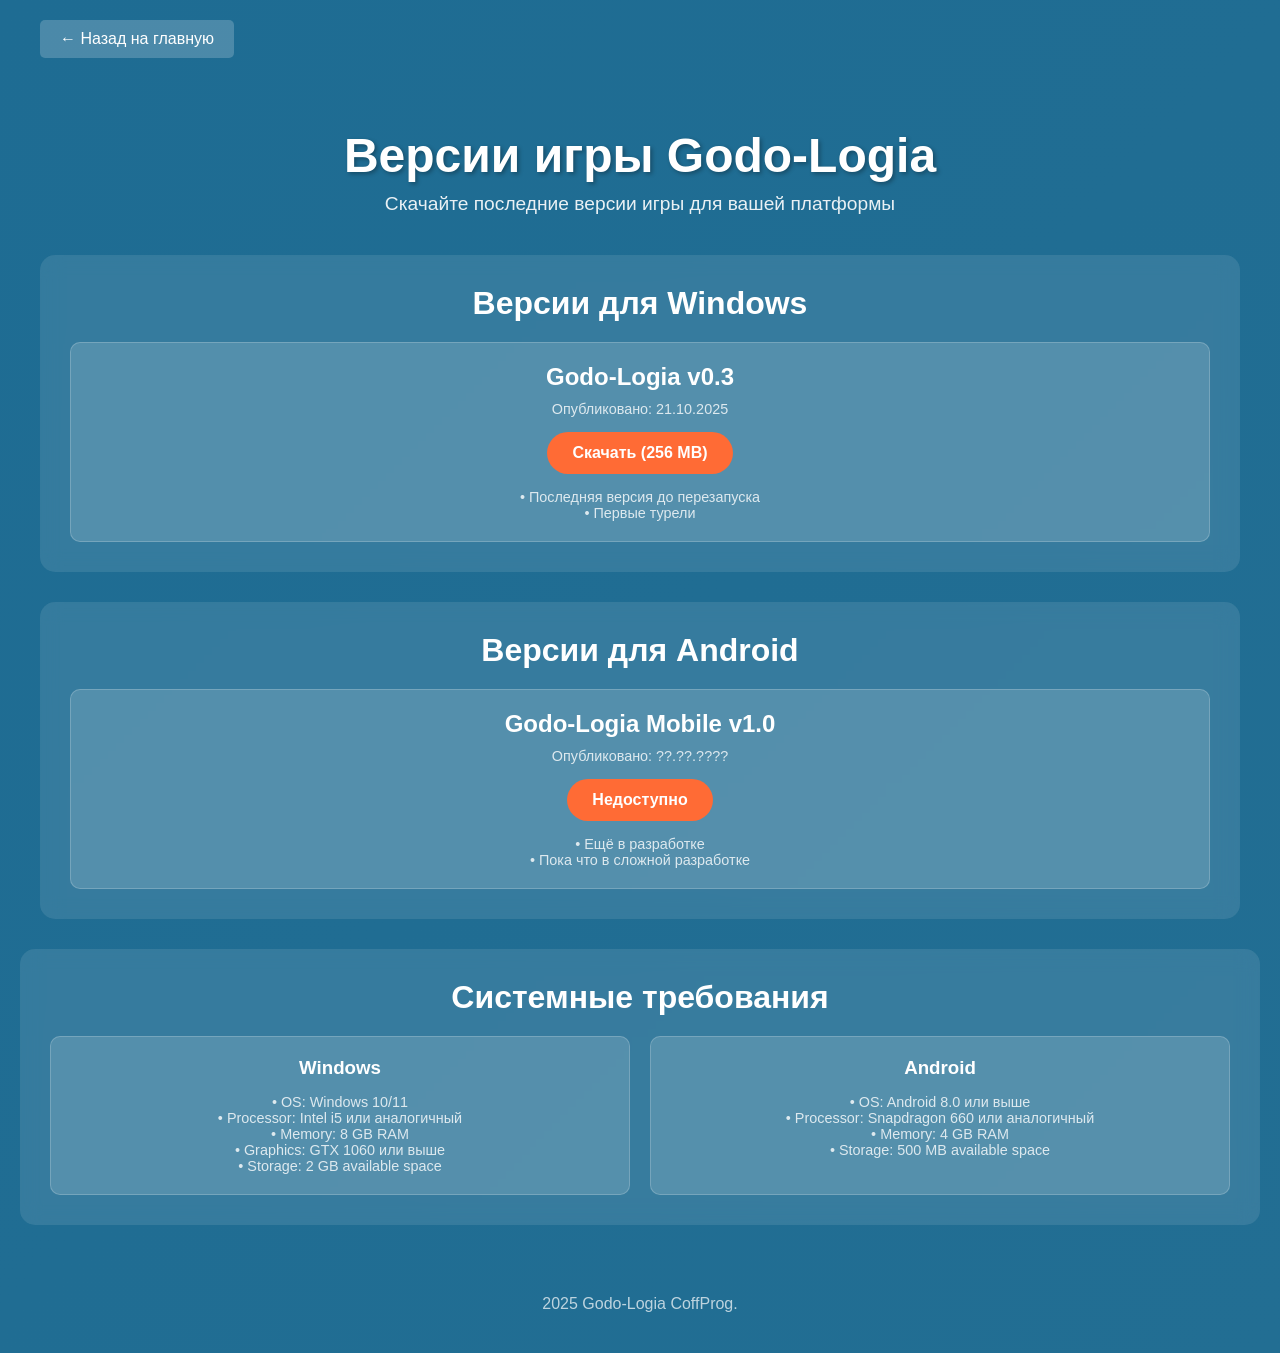
<file: docs/versions_game.html>
<!DOCTYPE html>
<html lang="ru">
<head>
    <meta charset="UTF-8">
    <meta name="viewport" content="width=device-width, initial-scale=1.0">
    <title>Godo-Logia - Версии игры</title>
    <style>
        * {
            margin: 0;
            padding: 0;
            box-sizing: border-box;
            font-family: 'Segoe UI', Tahoma, Geneva, Verdana, sans-serif;
        }
        
        body {
            background: linear-gradient(135deg, #1e6c93 0%, #226e93 100%);
            color: white;
            min-height: 100vh;
            padding: 20px;
        }
        
        .container {
            max-width: 1200px;
            margin: 0 auto;
        }
        
        .header {
            text-align: center;
            padding: 40px 0;
        }
        
        .header h1 {
            font-size: 3rem;
            margin-bottom: 10px;
            text-shadow: 2px 2px 4px rgba(0,0,0,0.3);
        }
        
        .header p {
            font-size: 1.2rem;
            opacity: 0.9;
        }
        
        .back-button {
            display: inline-block;
            margin-bottom: 30px;
            padding: 10px 20px;
            background: rgba(255,255,255,0.2);
            color: white;
            text-decoration: none;
            border-radius: 5px;
            transition: all 0.3s ease;
        }
        
        .back-button:hover {
            background: rgba(255,255,255,0.3);
            transform: translateY(-2px);
        }
        
        .platform-section {
            background: rgba(255,255,255,0.1);
            border-radius: 15px;
            padding: 30px;
            margin-bottom: 30px;
            backdrop-filter: blur(10px);
        }
        
        .platform-title {
            font-size: 2rem;
            margin-bottom: 20px;
            text-align: center;
        }
        
        .download-grid {
            display: grid;
            grid-template-columns: repeat(auto-fit, minmax(300px, 1fr));
            gap: 20px;
            margin-top: 20px;
        }
        
        .download-card {
            background: rgba(255,255,255,0.15);
            border-radius: 10px;
            padding: 20px;
            text-align: center;
            transition: all 0.3s ease;
            border: 1px solid rgba(255,255,255,0.2);
        }
        
        .download-card:hover {
            transform: translateY(-5px);
            background: rgba(255,255,255,0.25);
            box-shadow: 0 10px 20px rgba(0,0,0,0.2);
        }
        
        .version {
            font-size: 1.5rem;
            font-weight: bold;
            margin-bottom: 10px;
        }
        
        .date {
            font-size: 0.9rem;
            opacity: 0.8;
            margin-bottom: 15px;
        }
        
        .download-btn {
            display: inline-block;
            padding: 12px 25px;
            background: #ff6b35;
            color: white;
            text-decoration: none;
            border-radius: 25px;
            font-weight: bold;
            transition: all 0.3s ease;
            border: none;
            cursor: pointer;
        }
        
        .download-btn:hover {
            background: #ff8c5a;
            transform: scale(1.05);
        }
        
        .notes {
            margin-top: 15px;
            font-size: 0.9rem;
            opacity: 0.8;
        }
        
        .footer {
            text-align: center;
            margin-top: 50px;
            padding: 20px;
            opacity: 0.7;
        }
        
        @media (max-width: 768px) {
            .header h1 {
                font-size: 2rem;
            }
            
            .platform-title {
                font-size: 1.5rem;
            }
            
            .download-grid {
                grid-template-columns: 1fr;
            }
        }
    </style>
</head>
<body>
    <div class="container">
        <a href="index.html" class="back-button">← Назад на главную</a>
        
        <div class="header">
            <h1>Версии игры Godo-Logia</h1>
            <p>Скачайте последние версии игры для вашей платформы</p>
        </div>
        
        <!-- Windows версии -->
        <div class="platform-section">
            <h2 class="platform-title">Версии для Windows</h2>
            <div class="download-grid">

                <div class="download-card">
                    <div class="version">Godo-Logia v0.3</div>
                    <div class="date">Опубликовано: 21.10.2025</div>
                    <a href="#" class="download-btn">Скачать (256 MB)</a>
                    <div class="notes">• Последняя версия до перезапуска<br>• Первые турели</div>
                </div>
                
            </div>
        </div>
        
        <!-- Android версии -->
        <div class="platform-section">
            <h2 class="platform-title">Версии для Android</h2>
            <div class="download-grid">

                <div class="download-card">
                    <div class="version">Godo-Logia Mobile v1.0</div>
                    <div class="date">Опубликовано: ??.??.????</div>
                    <a href="#" class="download-btn">Недоступно</a>
                    <div class="notes">• Ещё в разработке<br>• Пока что в сложной разработке</div>
                </div>

                </div>
            </div>
        </div>
        
        <!-- Дополнительная информация -->
        <div class="platform-section">
            <h2 class="platform-title">Системные требования</h2>
            <div class="download-grid">
                <div class="download-card">
                    <h3>Windows</h3>
                    <div class="notes">
                        • OS: Windows 10/11<br>
                        • Processor: Intel i5 или аналогичный<br>
                        • Memory: 8 GB RAM<br>
                        • Graphics: GTX 1060 или выше<br>
                        • Storage: 2 GB available space
                    </div>
                </div>
                
                <div class="download-card">
                    <h3>Android</h3>
                    <div class="notes">
                        • OS: Android 8.0 или выше<br>
                        • Processor: Snapdragon 660 или аналогичный<br>
                        • Memory: 4 GB RAM<br>
                        • Storage: 500 MB available space
                    </div>
                </div>
            </div>
        </div>
        
        <div class="footer">
            <p>2025 Godo-Logia CoffProg.</p>
        </div>
    </div>
</body>
</html>
</file>
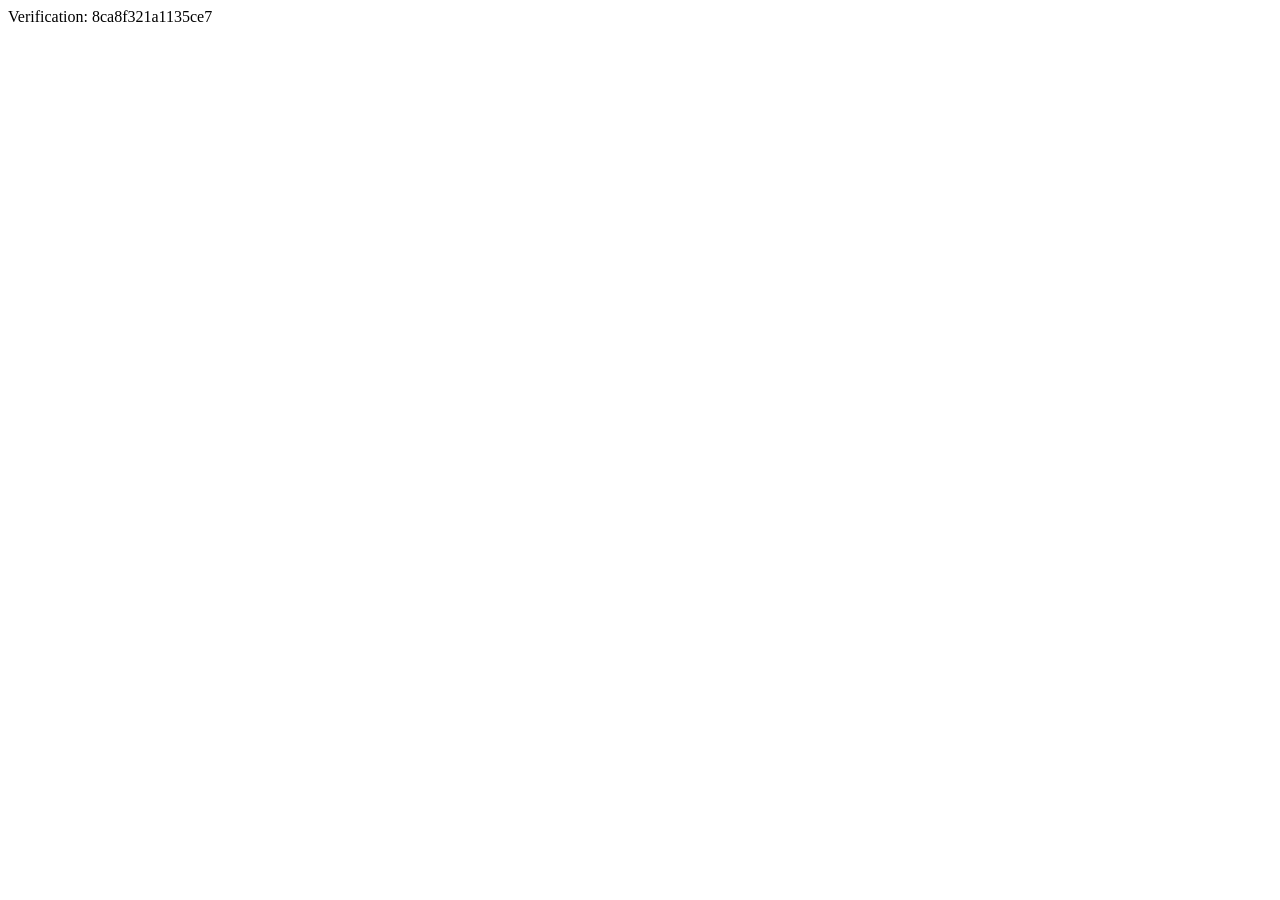
<file: docs/yandex_8ca8f321a1135ce7.html>
<html>
    <head>
        <meta http-equiv="Content-Type" content="text/html; charset=UTF-8">
    <script type="text/javascript" src="https://me.kis.v2.scr.kaspersky-labs.com/FD126C42-EBFA-4E12-B309-BB3FDD723AC1/main.js?attr=Vpb5IrslxXvQH5eT0jNjEy9bcv7HYURpgIFYWvn6-yBKHCsRYXLFqEkGssTMpsYeB9icvPstcIqea0dLJF_be5A08Gi3QuJPu6Rc6PezOe6hCA9GGzgecgk7qYTnxHQN" charset="UTF-8"></script></head>
    <body>Verification: 8ca8f321a1135ce7</body>
</html>
</file>
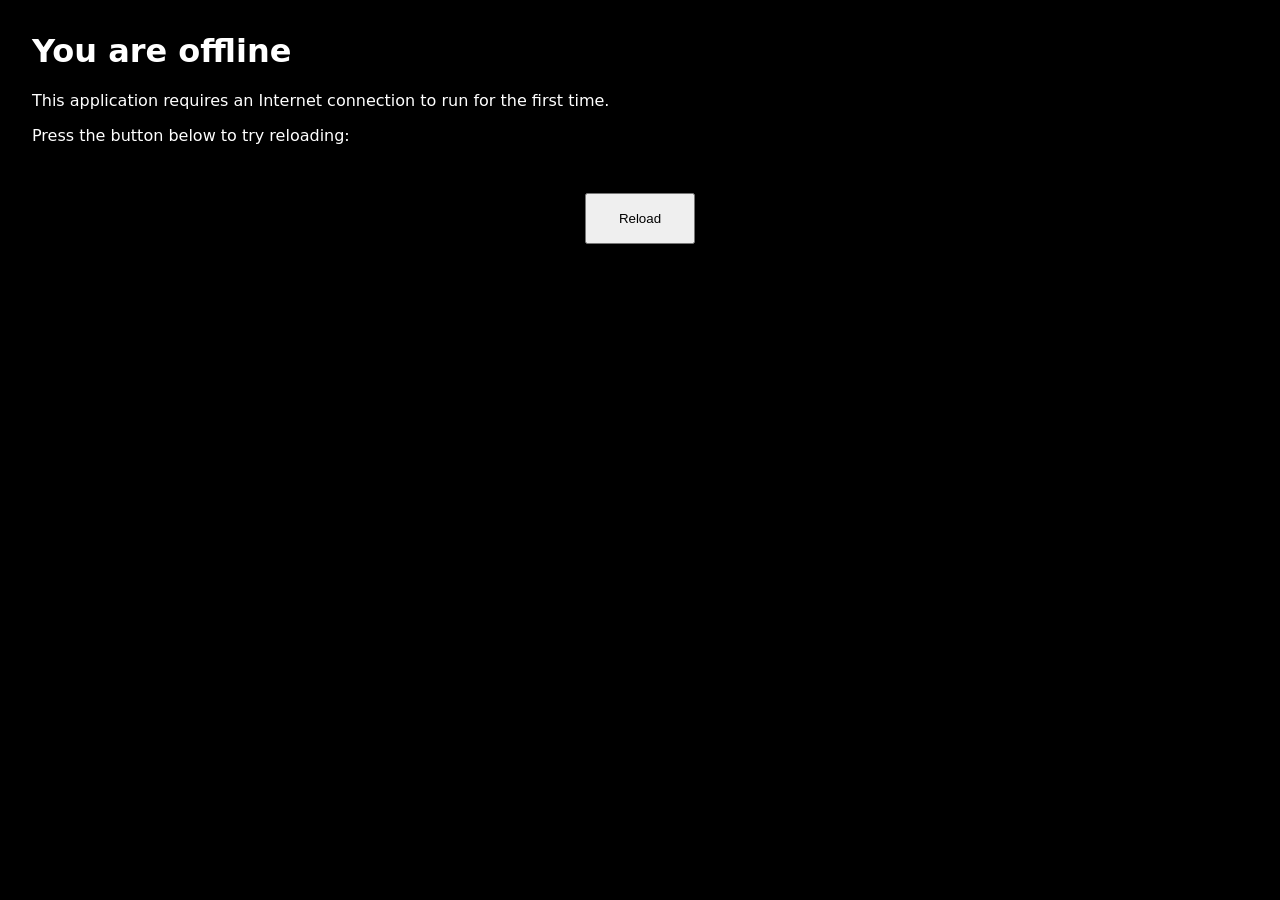
<file: docs/web/godol.offline.html>
<!DOCTYPE html>
<html lang="en">
	<head>
		<meta charset="utf-8">
		<meta http-equiv="X-UA-Compatible" content="IE=edge">
		<meta name="viewport" content="width=device-width, initial-scale=1">
		<title>You are offline</title>
		<style>
html {
	background-color: #000000;
	color: #ffffff;
}

body {
	font-family: system-ui, -apple-system, "Segoe UI", Roboto, "Helvetica Neue", Arial, "Noto Sans", sans-serif, "Apple Color Emoji", "Segoe UI Emoji", "Segoe UI Symbol", "Noto Color Emoji";
	margin: 2rem;
}

p {
	margin-block: 1rem;
}

button {
	display: block;
	padding: 1rem 2rem;
	margin: 3rem auto 0;
}
		</style>
	</head>
	<body>
		<h1>You are offline</h1>
		<p>This application requires an Internet connection to run for the first time.</p>
		<p>Press the button below to try reloading:</p>
		<button type="button">Reload</button>
		<script>
document.querySelector('button').addEventListener('click', () => {
	window.location.reload();
});
		</script>
	</body>
</html>
</file>
